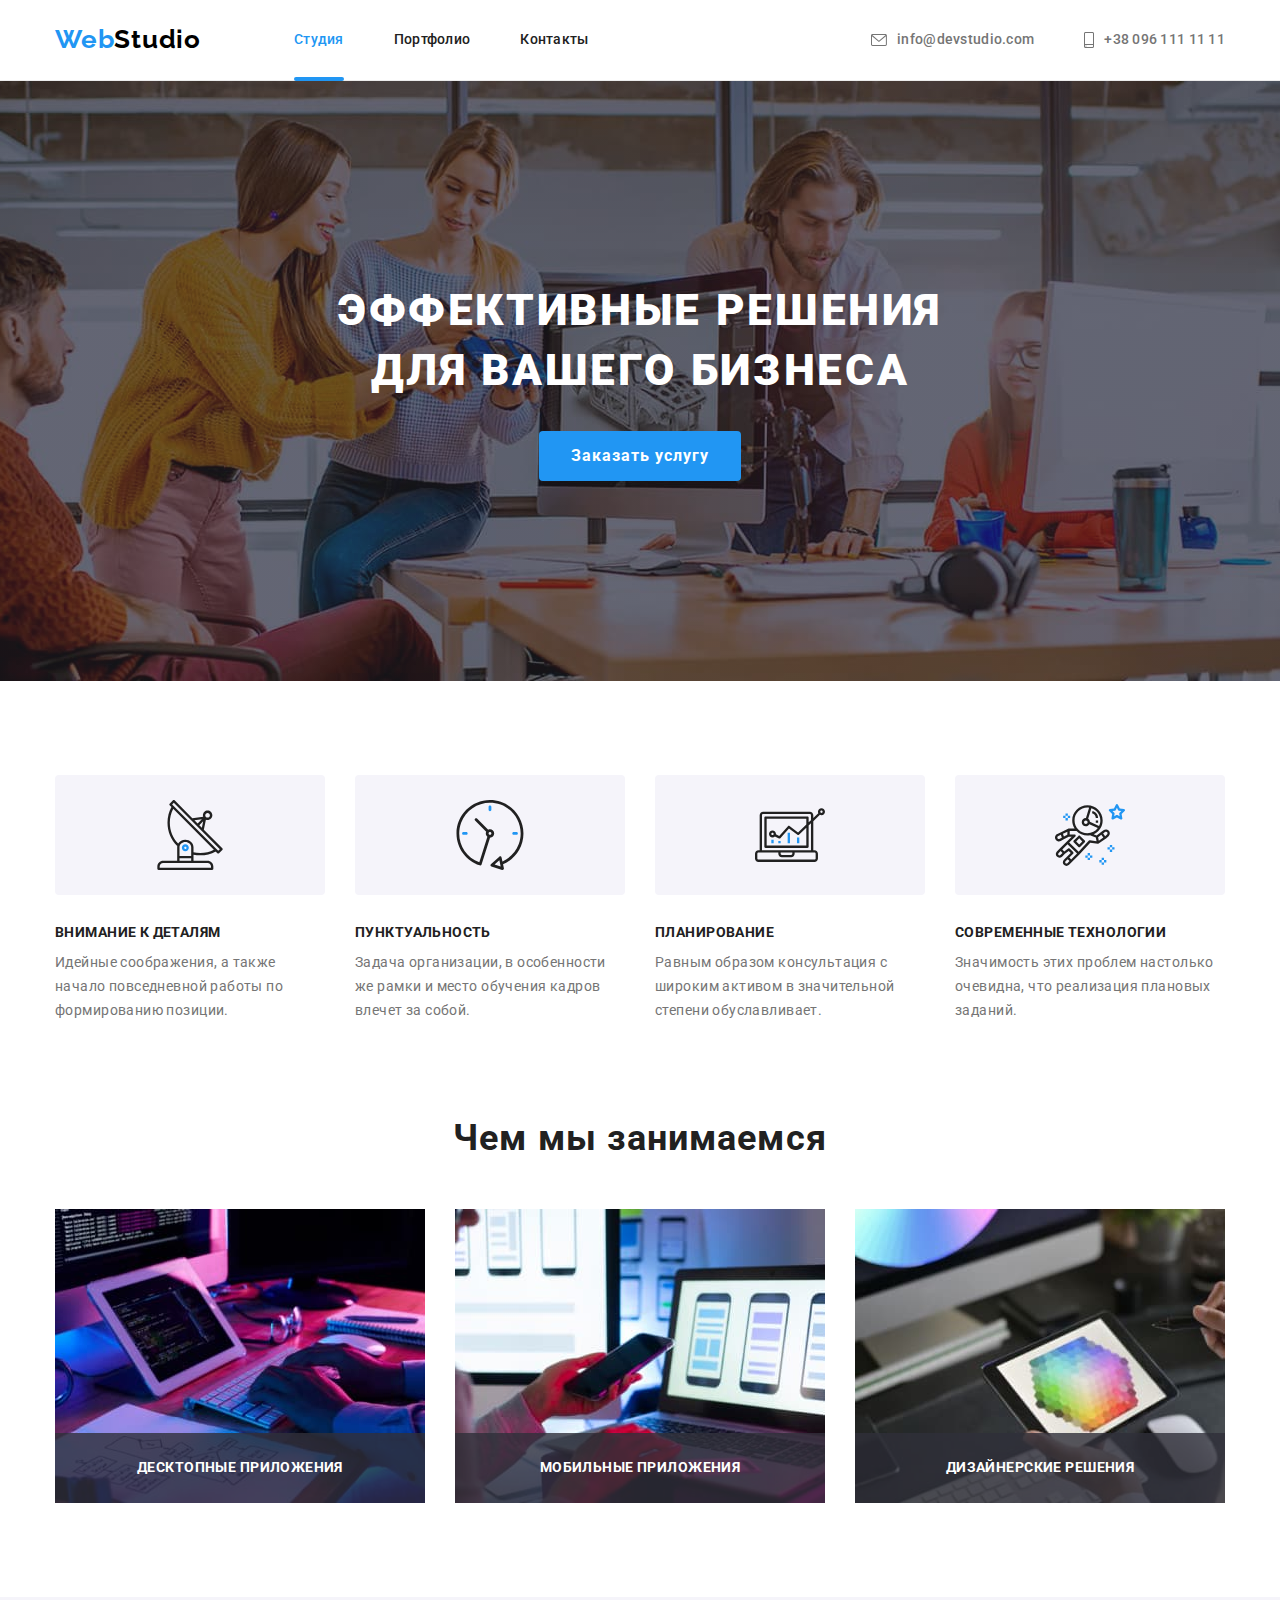
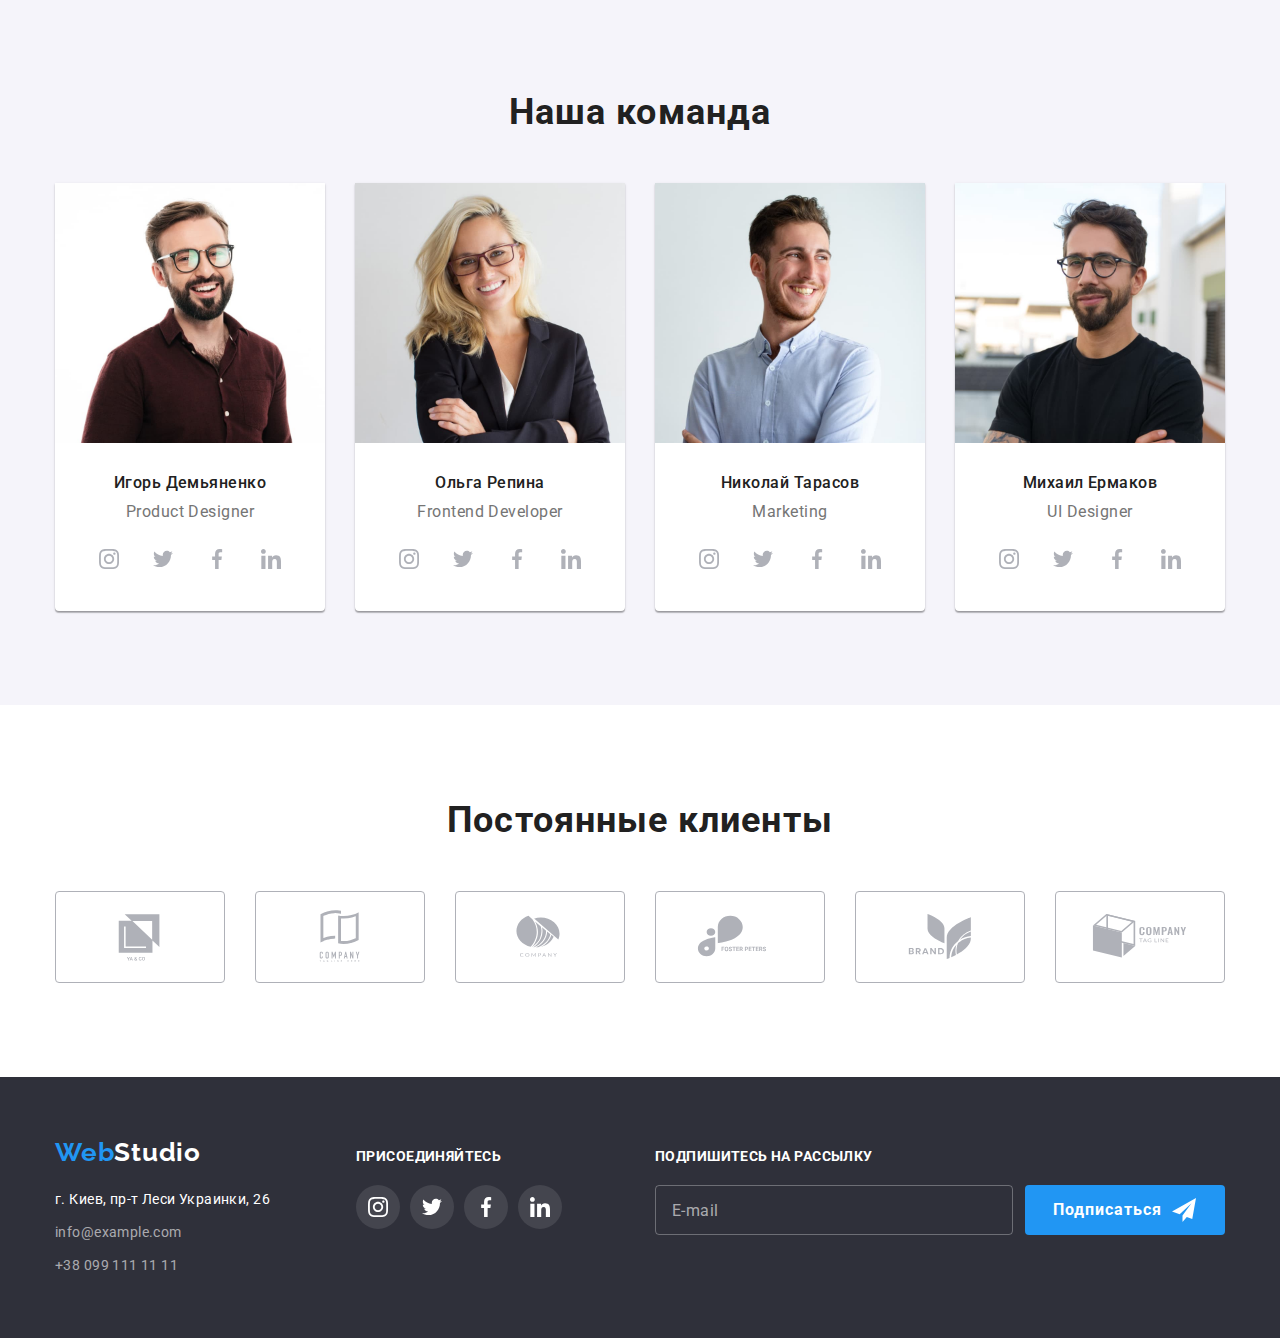
<file: index.html>
<!DOCTYPE html>
<html lang="ru">
  <head>
    <meta charset="UTF-8" />
    <meta http-equiv="X-UA-Compatible" content="IE=edge" />
    <meta name="viewport" content="width=device-width, initial-scale=1.0" />
    <title>Студия</title>
    <link rel="preconnect" href="https://fonts.googleapis.com" />
    <link rel="preconnect" href="https://fonts.gstatic.com" crossorigin />
    <link
      href="https://fonts.googleapis.com/css2?family=Raleway:wght@700&family=Roboto:wght@400;500;700;900&display=swap"
      rel="stylesheet"
    />
    <link
      rel="stylesheet"
      href="https://cdnjs.cloudflare.com/ajax/libs/modern-normalize/1.0.0/modern-normalize.min.css"
    />
    <link rel="stylesheet" href="./css/main.min.css" />
  </head>
  <body>
    <header class="header">
      <div class="container header__container">
        <nav class="navigation">
          <a class="logo" href="./index.html"
            >Web<span class="logo_black">Studio</span></a
          >
          <ul class="nav-list header__nav-list">
            <li class="nav-list__item">
              <a
                class="nav-list__link nav-list__link_current"
                href="./index.html"
                >Студия</a
              >
            </li>
            <li class="nav-list__item">
              <a class="nav-list__link" href="./portfolio.html">Портфолио</a>
            </li>
            <li class="nav-list__item">
              <a class="nav-list__link" href="">Контакты</a>
            </li>
          </ul>
        </nav>
        <ul class="contact-list">
          <li class="contact-list__item">
            <a class="contact-list__link" href="mailto:info@devstudio.com">
              <svg class="contact-list__icon" width="16px" height="12px">
                <use href="./images/sprite.svg#envelope"></use></svg
              >info@devstudio.com</a
            >
          </li>
          <li class="contact-list__item">
            <a class="contact-list__link" href="tel:+380961111111"
              ><svg class="contact-list__icon" width="10px" height="16px">
                <use href="./images/sprite.svg#smartphone"></use></svg
              >+38 096 111 11 11</a
            >
          </li>
        </ul>
      </div>
    </header>
    <main>
      <!-- hero section-->
      <section class="hero">
        <div class="container">
          <h1 class="hero__title">Эффективные решения для вашего бизнеса</h1>
          <button class="button hero__button" data-modal-open type="button">
            Заказать услугу
          </button>
        </div>
      </section>
      <!-- peculiarities -->
      <section class="section">
        <div class="container">
          <h2 class="visually-hidden">Особенности</h2>
          <ul class="peculiarities-list">
            <li class="peculiarities-list__item">
              <div class="peculiarities-list__icon-container">
                <svg class="peculiarities-list__icon" width="70" height="70">
                  <use href="./images/sprite.svg#antenna"></use>
                </svg>
              </div>

              <h3 class="peculiarities-list__title">Внимание к деталям</h3>
              <p class="peculiarities-list__text">
                Идейные соображения, а также начало повседневной работы по
                формированию позиции.
              </p>
            </li>
            <li class="peculiarities-list__item">
              <div class="peculiarities-list__icon-container">
                <svg class="peculiarities-list__icon" width="70" height="70">
                  <use href="./images/sprite.svg#clock"></use>
                </svg>
              </div>
              <h3 class="peculiarities-list__title">Пунктуальность</h3>
              <p class="peculiarities-list__text">
                Задача организации, в особенности же рамки и место обучения
                кадров влечет за собой.
              </p>
            </li>
            <li class="peculiarities-list__item">
              <div class="peculiarities-list__icon-container">
                <svg class="peculiarities-list__icon" width="70" height="70">
                  <use href="./images/sprite.svg#diagram"></use>
                </svg>
              </div>
              <h3 class="peculiarities-list__title">Планирование</h3>
              <p class="peculiarities-list__text">
                Равным образом консультация с широким активом в значительной
                степени обуславливает.
              </p>
            </li>
            <li class="peculiarities-list__item">
              <div class="peculiarities-list__icon-container">
                <svg class="peculiarities-list__icon" width="70" height="70">
                  <use href="./images/sprite.svg#astronaut"></use>
                </svg>
              </div>
              <h3 class="peculiarities-list__title">Современные технологии</h3>
              <p class="peculiarities-list__text">
                Значимость этих проблем настолько очевидна, что реализация
                плановых заданий.
              </p>
            </li>
          </ul>
        </div>
      </section>
      <!-- what we do -->
      <section class="section section__no-padding-top">
        <div class="container">
          <h2 class="section__title">Чем мы занимаемся</h2>
          <ul class="occupation-list">
            <li class="occupation-list__item">
              <div class="occupation-list__container">
                <img
                  src="./images/img1.jpg"
                  alt="руки печатают код"
                  width="370"
                  height="294"
                />
                <p class="occupation-list__text">Десктопные приложения</p>
              </div>
            </li>
            <li class="occupation-list__item">
              <div class="occupation-list__container">
                <img
                  src="./images/img2.jpg"
                  alt="выбор макета для адаптивного сайта"
                  width="370"
                  height="294"
                />
                <p class="occupation-list__text">Мобильные приложения</p>
              </div>
            </li>
            <li class="occupation-list__item">
              <div class="occupation-list__container">
                <img
                  src="./images/img3.jpg"
                  alt="цветовая палитра на планшете"
                  width="370"
                  height="294"
                />
                <p class="occupation-list__text">Дизайнерские решения</p>
              </div>
            </li>
          </ul>
        </div>
      </section>
      <!-- our team -->
      <section class="team-section section section__secondary-bg">
        <div class="container">
          <h2 class="section__title">Наша команда</h2>
          <ul class="team-list">
            <li class="team-list__item">
              <img
                src="./images/person1.jpg"
                alt="мужчина в очках широко улыбается"
                width="270"
                height="260"
              />
              <div class="team-list__container">
                <h3 class="team-list__title">Игорь Демьяненко</h3>
                <p class="team-list__text">Product Designer</p>
                <ul class="socials">
                  <li class="socials__item">
                    <a class="socials__link socials__link_theme_light" href="">
                      <svg
                        class="socials__icon_theme_light"
                        width="20"
                        height="20"
                      >
                        <use href="./images/sprite.svg#instagram"></use>
                      </svg>
                    </a>
                  </li>
                  <li class="socials__item">
                    <a class="socials__link socials__link_theme_light" href=""
                      ><svg
                        class="socials__icon_theme_light"
                        width="20"
                        height="20"
                      >
                        <use href="./images/sprite.svg#twitter"></use></svg
                    ></a>
                  </li>
                  <li class="socials__item">
                    <a class="socials__link socials__link_theme_light" href=""
                      ><svg
                        class="socials__icon_theme_light"
                        width="20"
                        height="20"
                      >
                        <use href="./images/sprite.svg#facebook"></use></svg
                    ></a>
                  </li>
                  <li class="socials__item">
                    <a class="socials__link socials__link_theme_light" href=""
                      ><svg
                        class="socials__icon_theme_light"
                        width="20"
                        height="20"
                      >
                        <use href="./images/sprite.svg#linkedin"></use></svg
                    ></a>
                  </li>
                </ul>
              </div>
            </li>
            <li class="team-list__item">
              <img
                src="./images/person2.jpg"
                alt="женщина в очках широко улыбается"
                width="270"
                height="260"
              />
              <div class="team-list__container">
                <h3 class="team-list__title">Ольга Репина</h3>
                <p class="team-list__text">Frontend Developer</p>
                <ul class="socials">
                  <li class="socials__item">
                    <a class="socials__link socials__link_theme_light" href="">
                      <svg
                        class="socials__icon_theme_light"
                        width="20"
                        height="20"
                      >
                        <use href="./images/sprite.svg#instagram"></use>
                      </svg>
                    </a>
                  </li>
                  <li class="socials__item">
                    <a class="socials__link socials__link_theme_light" href=""
                      ><svg
                        class="socials__icon_theme_light"
                        width="20"
                        height="20"
                      >
                        <use href="./images/sprite.svg#twitter"></use></svg
                    ></a>
                  </li>
                  <li class="socials__item">
                    <a class="socials__link socials__link_theme_light" href=""
                      ><svg
                        class="socials__icon_theme_light"
                        width="20"
                        height="20"
                      >
                        <use href="./images/sprite.svg#facebook"></use></svg
                    ></a>
                  </li>
                  <li class="socials__item">
                    <a class="socials__link socials__link_theme_light" href=""
                      ><svg
                        class="socials__icon_theme_light"
                        width="20"
                        height="20"
                      >
                        <use href="./images/sprite.svg#linkedin"></use></svg
                    ></a>
                  </li>
                </ul>
              </div>
            </li>
            <li class="team-list__item">
              <img
                src="./images/person3.jpg"
                alt="мужчина широко улыбается"
                width="270"
                height="260"
              />
              <div class="team-list__container">
                <h3 class="team-list__title">Николай Тарасов</h3>
                <p class="team-list__text">Marketing</p>
                <ul class="socials">
                  <li class="socials__item">
                    <a class="socials__link socials__link_theme_light" href="">
                      <svg
                        class="socials__icon_theme_light"
                        width="20"
                        height="20"
                      >
                        <use href="./images/sprite.svg#instagram"></use>
                      </svg>
                    </a>
                  </li>
                  <li class="socials__item">
                    <a class="socials__link socials__link_theme_light" href=""
                      ><svg
                        class="socials__icon_theme_light"
                        width="20"
                        height="20"
                      >
                        <use href="./images/sprite.svg#twitter"></use></svg
                    ></a>
                  </li>
                  <li class="socials__item">
                    <a class="socials__link socials__link_theme_light" href=""
                      ><svg
                        class="socials__icon_theme_light"
                        width="20"
                        height="20"
                      >
                        <use href="./images/sprite.svg#facebook"></use></svg
                    ></a>
                  </li>
                  <li class="socials__item">
                    <a class="socials__link socials__link_theme_light" href=""
                      ><svg
                        class="socials__icon_theme_light"
                        width="20"
                        height="20"
                      >
                        <use href="./images/sprite.svg#linkedin"></use></svg
                    ></a>
                  </li>
                </ul>
              </div>
            </li>
            <li class="team-list__item">
              <img
                src="./images/person4.jpg"
                alt="мужчина в очках улыбается"
                width="270"
                height="260"
              />
              <div class="team-list__container">
                <h3 class="team-list__title">Михаил Ермаков</h3>
                <p class="team-list__text">UI Designer</p>
                <ul class="socials">
                  <li class="socials__item">
                    <a class="socials__link socials__link_theme_light" href="">
                      <svg
                        class="socials__icon_theme_light"
                        width="20"
                        height="20"
                      >
                        <use href="./images/sprite.svg#instagram"></use>
                      </svg>
                    </a>
                  </li>
                  <li class="socials__item">
                    <a class="socials__link socials__link_theme_light" href=""
                      ><svg
                        class="socials__icon_theme_light"
                        width="20"
                        height="20"
                      >
                        <use href="./images/sprite.svg#twitter"></use></svg
                    ></a>
                  </li>
                  <li class="socials__item">
                    <a class="socials__link socials__link_theme_light" href=""
                      ><svg
                        class="socials__icon_theme_light"
                        width="20"
                        height="20"
                      >
                        <use href="./images/sprite.svg#facebook"></use></svg
                    ></a>
                  </li>
                  <li class="socials__item">
                    <a class="socials__link socials__link_theme_light" href=""
                      ><svg
                        class="socials__icon_theme_light"
                        width="20"
                        height="20"
                      >
                        <use href="./images/sprite.svg#linkedin"></use></svg
                    ></a>
                  </li>
                </ul>
              </div>
            </li>
          </ul>
        </div>
      </section>
      <!-- clients -->
      <section class="section">
        <div class="container">
          <h2 class="section__title">Постоянные клиенты</h2>
          <ul class="clients-list">
            <li class="clients-list__item">
              <a class="clients-list__link" href=""
                ><svg class="clients-list__logo" width="106" height="60">
                  <use href="./images/sprite.svg#client-logo1"></use></svg
              ></a>
            </li>
            <li class="clients-list__item">
              <a class="clients-list__link" href=""
                ><svg class="clients-list__logo" width="106" height="60">
                  <use href="./images/sprite.svg#client-logo2"></use></svg
              ></a>
            </li>
            <li class="clients-list__item">
              <a class="clients-list__link" href=""
                ><svg class="clients-list__logo" width="106" height="60">
                  <use href="./images/sprite.svg#client-logo3"></use></svg
              ></a>
            </li>
            <li class="clients-list__item">
              <a class="clients-list__link" href=""
                ><svg class="clients-list__logo" width="106" height="60">
                  <use href="./images/sprite.svg#client-logo4"></use></svg
              ></a>
            </li>
            <li class="clients-list__item">
              <a class="clients-list__link" href=""
                ><svg class="clients-list__logo" width="106" height="60">
                  <use href="./images/sprite.svg#client-logo5"></use></svg
              ></a>
            </li>
            <li class="clients-list__item">
              <a class="clients-list__link" href=""
                ><svg class="clients-list__logo" width="106" height="60">
                  <use href="./images/sprite.svg#client-logo6"></use></svg
              ></a>
            </li>
          </ul>
        </div>
      </section>
    </main>
    <footer class="footer">
      <div class="container container-flex">
        <div class="footer-contact-part">
          <a class="logo" href="./index.html"
            >Web<span class="logo_white">Studio</span>
          </a>
          <address class="contacts">
            <ul class="contacts__list">
              <li class="contacts__item">
                <a
                  class="contacts__link contacts__post-address"
                  href="https://goo.gl/maps/yZt3j3XsbeH96AAz7"
                  target="_blank"
                  rel="noopener noreferrer"
                  >г. Киев, пр-т Леси Украинки, 26</a
                >
              </li>
              <li class="contacts__item">
                <a class="contacts__link" href="mailto:info@example.com"
                  >info@example.com</a
                >
              </li>
              <li class="contacts__item">
                <a class="contacts__link" href="tel:+380991111111"
                  >+38 099 111 11 11</a
                >
              </li>
            </ul>
          </address>
        </div>
        <div class="footer-social-part">
          <p class="footer__title">присоединяйтесь</p>
          <ul class="socials">
            <li class="socials__item">
              <a class="socials__link socials__link_theme_dark" href="">
                <svg class="socials__icon_theme_dark" width="20" height="20">
                  <use href="./images/sprite.svg#instagram"></use>
                </svg>
              </a>
            </li>
            <li class="socials__item">
              <a class="socials__link socials__link_theme_dark" href="">
                <svg class="socials__icon_theme_dark" width="20" height="20">
                  <use href="./images/sprite.svg#twitter"></use>
                </svg>
              </a>
            </li>
            <li class="socials__item">
              <a class="socials__link socials__link_theme_dark" href="">
                <svg class="socials__icon_theme_dark" width="20" height="20">
                  <use href="./images/sprite.svg#facebook"></use>
                </svg>
              </a>
            </li>
            <li class="socials__item">
              <a class="socials__link socials__link_theme_dark" href="">
                <svg class="socials__icon_theme_dark" width="20" height="20">
                  <use href="./images/sprite.svg#linkedin"></use>
                </svg>
              </a>
            </li>
          </ul>
        </div>
        <div class="footer-subscribe-part">
          <p class="footer__title">Подпишитесь на рассылку</p>
          <form class="subcription-form">
            <input
              class="subscription-form__input"
              type="email"
              name="email-for-subscription"
              placeholder="E-mail"
              required
            /><button class="button subscription-form__button" type="submit">
              Подписаться
              <svg class="subscription-form__icon" width="24" height="24">
                <use href="./images/sprite.svg#plane"></use>
              </svg>
            </button>
          </form>
        </div>
      </div>
    </footer>
    <div class="backdrop is-hidden" data-modal>
      <div class="modal">
        <button class="modal__close-btn" data-modal-close type="button">
          <svg class="modal__icon" width="18" height="18">
            <use href="./images/sprite.svg#modal-button-close"></use>
          </svg>
        </button>
        <form class="contact-form">
          <p class="contact-form__title">
            Оставьте свои данные, мы вам перезвоним
          </p>

          <label class="contact-form__field">
            <span class="contact-form__label-text">Имя</span>
            <span class="contact-form__input-container">
              <input
                class="contact-form__input"
                type="text"
                name="user-name"
                required />
              <svg class="contact-form__icon" width="18" height="18">
                <use href="./images/sprite.svg#modal-person"></use></svg></span
          ></label>

          <label class="contact-form__field">
            <span class="contact-form__label-text">Телефон</span>
            <span class="contact-form__input-container">
              <input
                class="contact-form__input"
                type="tel"
                name="user-phone-number"
                required
              /><svg class="contact-form__icon" width="18" height="18">
                <use href="./images/sprite.svg#modal-phone"></use>
              </svg>
            </span>
          </label>

          <label class="contact-form__field">
            <span class="contact-form__label-text">Почта</span>
            <span class="contact-form__input-container">
              <input
                class="contact-form__input"
                type="email"
                name="user-email"
                required
              /><svg class="contact-form__icon" width="18" height="18">
                <use href="./images/sprite.svg#modal-email"></use>
              </svg>
            </span>
          </label>

          <label class="contact-form__textarea-field">
            <span class="contact-form__label-text">Комментарий</span
            ><textarea
              class="contact-form__textarea"
              name="user-comment"
              placeholder="Введите текст"
            ></textarea>
          </label>

          <label class="contact-form__agreement-field">
            <input
              class="contact-form__checkbox visually-hidden"
              type="checkbox"
              name="checkbox"
              required
            />
            <svg class="contact-form__icon-checkbox" width="16" height="15">
              <use href="./images/sprite.svg#icon-check"></use></svg
            >Соглашаюсь с рассылкой и принимаю&nbsp;
            <a class="contact-form__agreement-link" href=""
              >Условия договора</a
            ></label
          >

          <button class="button contact-form__send-btn" type="submit">
            Отправить
          </button>
        </form>
      </div>
    </div>
    <script src="./js/modal.js"></script>
  </body>
</html>
</file>
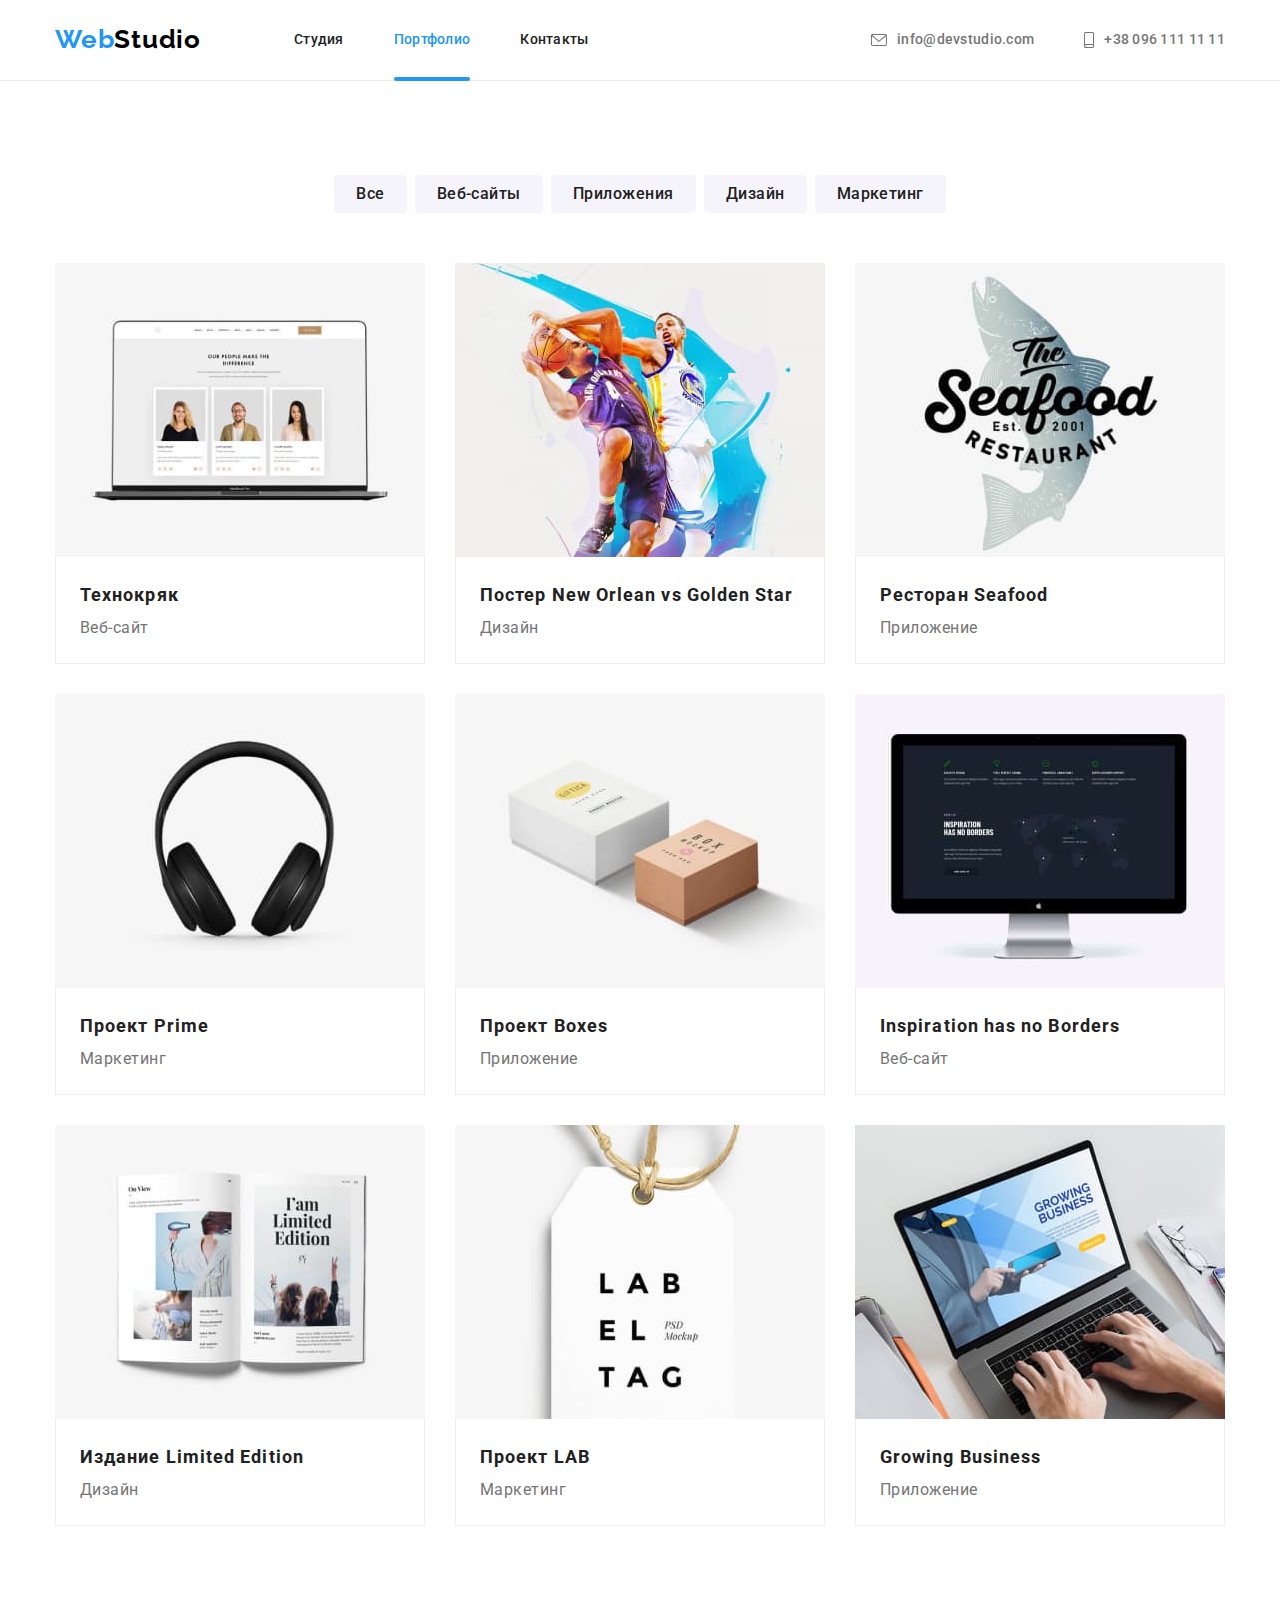
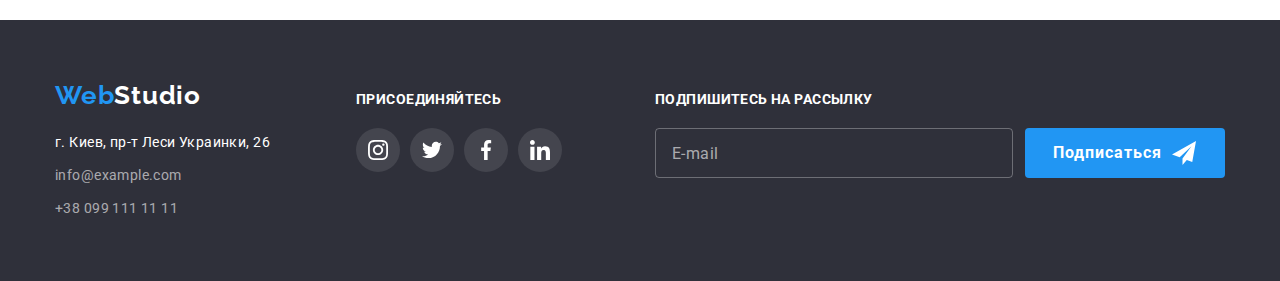
<file: portfolio.html>
<!DOCTYPE html>
<html lang="ru">
  <head>
    <meta charset="UTF-8" />
    <meta http-equiv="X-UA-Compatible" content="IE=edge" />
    <meta name="viewport" content="width=device-width, initial-scale=1.0" />
    <title>Портфолио</title>
    <link rel="preconnect" href="https://fonts.googleapis.com" />
    <link rel="preconnect" href="https://fonts.gstatic.com" crossorigin />
    <link
      href="https://fonts.googleapis.com/css2?family=Raleway:wght@700&family=Roboto:wght@400;500;700;900&display=swap"
      rel="stylesheet"
    />
    <link
      rel="stylesheet"
      href="https://cdnjs.cloudflare.com/ajax/libs/modern-normalize/1.0.0/modern-normalize.min.css"
    />
    <link rel="stylesheet" href="./css/main.min.css" />
  </head>
  <body>
    <header class="header">
      <div class="container header__container">
        <nav class="navigation">
          <a class="logo" href="./index.html"
            >Web<span class="logo_black">Studio</span></a
          >
          <ul class="nav-list header__nav-list">
            <li class="nav-list__item">
              <a class="nav-list__link" href="./index.html">Студия</a>
            </li>
            <li class="nav-list__item">
              <a
                class="nav-list__link nav-list__link_current"
                href="./portfolio.html"
                >Портфолио</a
              >
            </li>
            <li class="nav-list__item">
              <a class="nav-list__link" href="">Контакты</a>
            </li>
          </ul>
        </nav>
        <ul class="contact-list">
          <li class="contact-list__item">
            <a class="contact-list__link" href="mailto:info@devstudio.com">
              <svg class="contact-list__icon" width="16px" height="12px">
                <use href="./images/sprite.svg#envelope"></use></svg
              >info@devstudio.com</a
            >
          </li>
          <li class="contact-list__item">
            <a class="contact-list__link" href="tel:+380961111111"
              ><svg class="contact-list__icon" width="10px" height="16px">
                <use href="./images/sprite.svg#smartphone"></use></svg
              >+38 096 111 11 11</a
            >
          </li>
        </ul>
      </div>
    </header>
    <main>
      <section class="section">
        <div class="container">
          <h1 class="visually-hidden">Наши работы</h1>
          <ul class="filter-menu">
            <li class="filter-menu__item">
              <button class="filter-menu__button" type="button">Все</button>
            </li>
            <li class="filter-menu__item">
              <button class="filter-menu__button" type="button">
                Веб-сайты
              </button>
            </li>
            <li class="filter-menu__item">
              <button class="filter-menu__button" type="button">
                Приложения
              </button>
            </li>
            <li class="filter-menu__item">
              <button class="filter-menu__button" type="button">Дизайн</button>
            </li>
            <li class="filter-menu__item">
              <button class="filter-menu__button" type="button">
                Маркетинг
              </button>
            </li>
          </ul>
          <ul class="portfolio-list">
            <li class="portfolio-list__item">
              <a class="project" href=""
                ><div class="project__container">
                  <img
                    src="./images/portfolio1.jpg"
                    alt="лаптоп"
                    width="370"
                    height="294"
                  />
                  <p class="project__text">
                    Ресурс предлагает комплексные предложения с разным уровнем
                    функционала и сервисов. Все это позволит посетителю получить
                    исчерпывающие сведения о компании или частном лице.
                  </p>
                </div>
                <div class="project__meta">
                  <h2 class="project__title">Технокряк</h2>
                  <p class="project__type">Веб-сайт</p>
                </div></a
              >
            </li>
            <li class="portfolio-list__item">
              <a class="project" href="">
                <div class="project__container">
                  <img
                    src="./images/portfolio2.jpg"
                    alt="баскетболисты"
                    width="370"
                    height="294"
                  />
                  <p class="project__text">
                    Ресурс предлагает комплексные предложения с разным уровнем
                    функционала и сервисов. Все это позволит посетителю получить
                    исчерпывающие сведения о компании или частном лице.
                  </p>
                </div>
                <div class="project__meta">
                  <h2 class="project__title">
                    Постер New Orlean vs Golden Star
                  </h2>
                  <p class="project__type">Дизайн</p>
                </div></a
              >
            </li>
            <li class="portfolio-list__item">
              <a class="project" href="">
                <div class="project__container">
                  <img
                    src="./images/portfolio3.jpg"
                    alt="логотип ресторана"
                    width="370"
                    height="294"
                  />
                  <p class="project__text">
                    Ресурс предлагает комплексные предложения с разным уровнем
                    функционала и сервисов. Все это позволит посетителю получить
                    исчерпывающие сведения о компании или частном лице.
                  </p>
                </div>
                <div class="project__meta">
                  <h2 class="project__title">Ресторан Seafood</h2>
                  <p class="project__type">Приложение</p>
                </div></a
              >
            </li>
            <li class="portfolio-list__item">
              <a class="project" href=""
                ><div class="project__container">
                  <img
                    src="./images/portfolio4.jpg"
                    alt="наушники"
                    width="370"
                    height="294"
                  />
                  <p class="project__text">
                    Ресурс предлагает комплексные предложения с разным уровнем
                    функционала и сервисов. Все это позволит посетителю получить
                    исчерпывающие сведения о компании или частном лице.
                  </p>
                </div>
                <div class="project__meta">
                  <h2 class="project__title">Проект Prime</h2>
                  <p class="project__type">Маркетинг</p>
                </div></a
              >
            </li>
            <li class="portfolio-list__item">
              <a class="project" href=""
                ><div class="project__container">
                  <img
                    src="./images/portfolio5.jpg"
                    alt="белая и бежевая коробки"
                    width="370"
                    height="294"
                  />
                  <p class="project__text">
                    Ресурс предлагает комплексные предложения с разным уровнем
                    функционала и сервисов. Все это позволит посетителю получить
                    исчерпывающие сведения о компании или частном лице.
                  </p>
                </div>
                <div class="project__meta">
                  <h2 class="project__title">Проект Boxes</h2>
                  <p class="project__type">Приложение</p>
                </div></a
              >
            </li>
            <li class="portfolio-list__item">
              <a class="project" href=""
                ><div class="project__container">
                  <img
                    src="./images/portfolio6.jpg"
                    alt="монитор"
                    width="370"
                    height="294"
                  />
                  <p class="project__text">
                    Ресурс предлагает комплексные предложения с разным уровнем
                    функционала и сервисов. Все это позволит посетителю получить
                    исчерпывающие сведения о компании или частном лице.
                  </p>
                </div>
                <div class="project__meta">
                  <h2 class="project__title">Inspiration has no Borders</h2>
                  <p class="project__type">Веб-сайт</p>
                </div></a
              >
            </li>
            <li class="portfolio-list__item">
              <a class="project" href=""
                ><div class="project__container">
                  <img
                    src="./images/portfolio7.jpg"
                    alt="журнал"
                    width="370"
                    height="294"
                  />
                  <p class="project__text">
                    Ресурс предлагает комплексные предложения с разным уровнем
                    функционала и сервисов. Все это позволит посетителю получить
                    исчерпывающие сведения о компании или частном лице.
                  </p>
                </div>
                <div class="project__meta">
                  <h2 class="project__title">Издание Limited Edition</h2>
                  <p class="project__type">Дизайн</p>
                </div></a
              >
            </li>
            <li class="portfolio-list__item">
              <a class="project" href=""
                ><div class="project__container">
                  <img
                    src="./images/portfolio8.jpg"
                    alt="этикетка"
                    width="370"
                    height="294"
                  />
                  <p class="project__text">
                    Ресурс предлагает комплексные предложения с разным уровнем
                    функционала и сервисов. Все это позволит посетителю получить
                    исчерпывающие сведения о компании или частном лице.
                  </p>
                </div>
                <div class="project__meta">
                  <h2 class="project__title">Проект LAB</h2>
                  <p class="project__type">Маркетинг</p>
                </div></a
              >
            </li>
            <li class="portfolio-list__item">
              <a class="project" href=""
                ><div class="project__container">
                  <img
                    src="./images/portfolio9.jpg"
                    alt="руки на клавиатуре лаптопа"
                    width="370"
                    height="294"
                  />
                  <p class="project__text">
                    Ресурс предлагает комплексные предложения с разным уровнем
                    функционала и сервисов. Все это позволит посетителю получить
                    исчерпывающие сведения о компании или частном лице.
                  </p>
                </div>
                <div class="project__meta">
                  <h2 class="project__title">Growing Business</h2>
                  <p class="project__type">Приложение</p>
                </div></a
              >
            </li>
          </ul>
        </div>
      </section>
    </main>
    <footer class="footer">
      <div class="container container-flex">
        <div class="footer-contact-part">
          <a class="logo" href="./index.html"
            >Web<span class="logo_white">Studio</span>
          </a>
          <address class="contacts">
            <ul class="contacts__list">
              <li class="contacts__item">
                <a
                  class="contacts__link contacts__post-address"
                  href="https://goo.gl/maps/yZt3j3XsbeH96AAz7"
                  target="_blank"
                  rel="noopener noreferrer"
                  >г. Киев, пр-т Леси Украинки, 26</a
                >
              </li>
              <li class="contacts__item">
                <a class="contacts__link" href="mailto:info@example.com"
                  >info@example.com</a
                >
              </li>
              <li class="contacts__item">
                <a class="contacts__link" href="tel:+380991111111"
                  >+38 099 111 11 11</a
                >
              </li>
            </ul>
          </address>
        </div>
        <div class="footer-social-part">
          <p class="footer__title">присоединяйтесь</p>
          <ul class="socials">
            <li class="socials__item">
              <a class="socials__link socials__link_theme_dark" href="">
                <svg class="socials__icon_theme_dark" width="20" height="20">
                  <use href="./images/sprite.svg#instagram"></use>
                </svg>
              </a>
            </li>
            <li class="socials__item">
              <a class="socials__link socials__link_theme_dark" href="">
                <svg class="socials__icon_theme_dark" width="20" height="20">
                  <use href="./images/sprite.svg#twitter"></use>
                </svg>
              </a>
            </li>
            <li class="socials__item">
              <a class="socials__link socials__link_theme_dark" href="">
                <svg class="socials__icon_theme_dark" width="20" height="20">
                  <use href="./images/sprite.svg#facebook"></use>
                </svg>
              </a>
            </li>
            <li class="socials__item">
              <a class="socials__link socials__link_theme_dark" href="">
                <svg class="socials__icon_theme_dark" width="20" height="20">
                  <use href="./images/sprite.svg#linkedin"></use>
                </svg>
              </a>
            </li>
          </ul>
        </div>
        <div class="footer-subscribe-part">
          <p class="footer__title">Подпишитесь на рассылку</p>
          <form class="subcription-form">
            <input
              class="subscription-form__input"
              type="email"
              name="email-for-subscription"
              placeholder="E-mail"
              required
            /><button class="button subscription-form__button" type="submit">
              Подписаться
              <svg class="subscription-form__icon" width="24" height="24">
                <use href="./images/sprite.svg#plane"></use>
              </svg>
            </button>
          </form>
        </div>
      </div>
    </footer>
  </body>
</html>
</file>
<file: css/main.min.css>
:root{--primary-color: #757575;--secondary-color: #212121;--accent-color: #2196f3;--bg-color: #ffffff;--transition-data: 250ms cubic-bezier(0.4, 0, 0.2, 1)}.visually-hidden{position:absolute;width:1px;height:1px;margin:-1px;border:0;padding:0;white-space:nowrap;clip-path:inset(100%);clip:rect(0 0 0 0);overflow:hidden}body{font-family:"Roboto",sans-serif;color:var(--primary-color);background-color:var(--bg-color)}ul{padding:0;margin:0;list-style:none}h1,h2,h3,h4,h5,h6,p{margin:0}img{max-width:100%;height:auto;display:block}.container{width:1200px;padding-left:15px;padding-right:15px;margin:0 auto}.section{padding-top:94px;padding-bottom:94px}.section__no-padding-top{padding-top:0}.section__secondary-bg{background-color:#f5f4fa}.section__title{margin-bottom:50px;font-weight:700;font-size:36px;line-height:1.17;letter-spacing:.03em;text-align:center;color:var(--secondary-color)}.header{border-bottom:1px solid #ececec}.header__container,.navigation{display:flex;align-items:center}.nav-list{display:flex}.header__nav-list{margin-left:93px}.nav-list__item+.nav-list__item{margin-left:50px}.nav-list__link{padding:32px 0;display:block;text-decoration:none;font-weight:500;font-size:14px;line-height:1.14;letter-spacing:.02em;color:var(--secondary-color);transition:color var(--transition-data)}.nav-list__link:hover,.nav-list__link:focus{color:var(--accent-color)}.nav-list__link_current{position:relative;color:var(--accent-color)}.nav-list__link_current::after{content:"";display:block;position:absolute;bottom:-1px;left:0;width:100%;height:4px;border-radius:2px;background-color:var(--accent-color)}.contact-list{display:flex;margin-left:auto}.contact-list__item:not(:last-child){margin-right:50px}.contact-list__link{display:flex;align-items:center;text-decoration:none;font-weight:500;font-size:14px;line-height:1.14;letter-spacing:.02em;color:var(--primary-color);transition:color var(--transition-data)}.contact-list__link:hover,.contact-list__link:focus{color:var(--accent-color)}.contact-list__icon{margin-right:10px;fill:var(--primary-color);transition:fill var(--transition-data)}.contact-list__link:hover .contact-list__icon,.contact-list__link:focus .contact-list__icon{fill:var(--accent-color)}.hero{padding-top:200px;padding-bottom:200px;background-color:#2f303a;text-align:center;max-width:1600px;height:600px;margin:0 auto;background-image:linear-gradient(rgba(47, 48, 58, 0.4), rgba(47, 48, 58, 0.4)),url(../images/hero-bg.jpg);background-repeat:no-repeat;background-size:cover;background-position:center}.hero__title{margin:0 auto 30px auto;width:696px;font-weight:900;font-size:44px;line-height:1.36;letter-spacing:.06em;text-transform:uppercase;color:var(--bg-color)}.hero__button{padding:10px 32px;transition:background-color var(--transition-data)}.hero__button:hover,.hero__button:focus{background-color:#188ce8}.peculiarities-list{display:flex;flex-wrap:wrap}.peculiarities-list__item{width:270px}.peculiarities-list__item:not(:nth-child(4n)){margin-right:30px}.peculiarities-list__icon-container{display:flex;align-items:center;justify-content:center;width:270px;height:120px;margin-bottom:30px;background:#f5f4fa;border-radius:4px}.peculiarities-list__title{margin-bottom:10px;font-weight:700;font-size:14px;line-height:1.14;letter-spacing:.03em;text-transform:uppercase;color:var(--secondary-color)}.peculiarities-list__text{font-size:14px;line-height:1.71;letter-spacing:.03em}.occupation-list{display:flex}.occupation-list__item:not(:last-child){margin-right:30px}.occupation-list__container{position:relative}.occupation-list__text{position:absolute;bottom:0;display:flex;align-items:center;justify-content:center;width:100%;height:70px;font-weight:700;font-size:14px;line-height:1.14;letter-spacing:.03em;text-transform:uppercase;color:var(--bg-color);background-color:rgba(47,48,58,.8)}.team-list{display:flex}.team-list__item{background-color:var(--bg-color);border-radius:0px 0px 4px 4px;box-shadow:0px 1px 3px rgba(0,0,0,.12),0px 1px 1px rgba(0,0,0,.14),0px 2px 1px rgba(0,0,0,.2)}.team-list__item:not(:nth-child(4n)){margin-right:30px}.team-list__container{padding-top:30px;padding-bottom:30px}.team-list__title,.team-list__text{font-size:16px;line-height:1.19;letter-spacing:.03em;text-align:center}.team-list__title{margin-bottom:10px;font-weight:500;color:var(--secondary-color)}.team-list__text{margin-bottom:16px}.clients-list{display:flex;justify-content:center}.clients-list__item{width:170px;height:92px}.clients-list__item:not(:nth-child(6n)){margin-right:30px}.clients-list__link{display:flex;align-items:center;justify-content:center;width:100%;height:100%;border:1px solid #afb1b8;border-radius:4px;transition:border var(--transition-data)}.clients-list__link:hover,.clients-list__link:focus{border:1px solid var(--accent-color)}.clients-list__logo{fill:#afb1b8;transition:fill var(--transition-data)}.clients-list__link:hover .clients-list__logo,.clients-list__link:focus .clients-list__logo{fill:var(--accent-color)}.footer{padding-top:60px;padding-bottom:60px;background-color:#2f303a}.container-flex{display:flex;align-items:baseline}.footer-contact-part{margin-right:70px;flex-grow:1}.contacts{margin-top:20px;font-style:inherit}.contacts__item:not(:last-child){margin-bottom:9px}.contacts__link{font-size:14px;line-height:1.71;letter-spacing:.03em;color:rgba(255,255,255,.6);text-decoration:none;transition:color var(--transition-data)}.contacts__link:hover,.contacts__link:focus{color:var(--accent-color)}.contacts__post-address{color:var(--bg-color)}.footer__title{font-weight:700;margin-bottom:20px;font-size:14px;line-height:1.14;letter-spacing:.03em;text-transform:uppercase;color:var(--bg-color)}.subcription-form{display:flex;align-items:center}.subscription-form__input{width:358px;height:50px;padding:15px 16px;margin-right:12px;color:var(--bg-color);background-color:rgba(0,0,0,0);border:1px solid rgba(255,255,255,.3);border-radius:4px}.subscription-form__input::placeholder{font-size:16px;line-height:1.25;letter-spacing:.03em;color:rgba(255,255,255,.6)}.subscription-form__button{padding:10px 28px;display:flex;align-items:center;transition:background-color var(--transition-data)}.subscription-form__button:hover,.subscription-form__button:focus{background-color:#188ce8}.subscription-form__icon{margin-left:10px}.filter-menu{margin-bottom:50px;display:flex;justify-content:center}.filter-menu__item:not(:last-child){margin-right:8px}.filter-menu__button{padding:6px 22px;border:none;font-weight:500;font-size:16px;line-height:1.62;letter-spacing:.03em;color:var(--secondary-color);background-color:#f5f4fa;cursor:pointer;border-radius:4px;transition:box-shadow var(--transition-data),background-color var(--transition-data),color var(--transition-data)}.filter-menu__button:hover,.filter-menu__button:focus{box-shadow:0px 3px 1px rgba(0,0,0,.1),0px 1px 2px rgba(0,0,0,.08),0px 2px 2px rgba(0,0,0,.12);background-color:var(--accent-color);color:var(--bg-color)}.portfolio-list{display:flex;flex-wrap:wrap}.portfolio-list__item{width:calc((100% - 60px)/3)}.portfolio-list__item:not(:nth-child(3n)){margin-right:30px}.portfolio-list__item:not(:nth-last-child(-n+3)){margin-bottom:30px}.backdrop{position:fixed;top:0;left:0;width:100%;height:100%;background:rgba(0,0,0,.2);transition:opacity var(--transition-data),visibility var(--transition-data)}.backdrop.is-hidden{visibility:hidden;opacity:0;pointer-events:none}.modal{position:absolute;top:50%;left:50%;transform:translate(-50%, -50%) scale(1);min-width:528px;min-height:581px;background:var(--bg-color);box-shadow:0px 1px 3px rgba(0,0,0,.12),0px 1px 1px rgba(0,0,0,.14),0px 2px 1px rgba(0,0,0,.2);border-radius:4px;transition:translate var(--transition-data) scale var(--transition-data)}.backdrop.is-hidden .modal{transform:translate(-30%, -30%) scale(0.7)}.modal__close-btn{position:absolute;right:8px;top:8px;width:30px;height:30px;padding:0;display:flex;align-items:center;justify-content:center;border-radius:50%;border:1px solid rgba(0,0,0,.1);background:rgba(0,0,0,0);cursor:pointer}.modal__icon{transition:fill var(--transition-data)}.modal__close-btn:hover .modal__icon,.modal__close-btn:focus .modal__icon{fill:var(--accent-color)}.contact-form{display:flex;flex-direction:column;width:528px;padding:40px}.contact-form__title{margin-bottom:12px;font-weight:700;font-size:20px;line-height:1.15;letter-spacing:.03em;text-align:center;color:var(--secondary-color)}.contact-form__field{margin-bottom:10px}.contact-form__label-text{display:block;margin-bottom:4px;font-size:12px;line-height:1.17;letter-spacing:.01em}.contact-form__input-container{position:relative;display:block}.contact-form__input{padding-left:42px;width:100%;height:40px;border:1px solid rgba(33,33,33,.2);border-radius:4px;transition:border-color var(--transition-data),cursor var(--transition-data)}.contact-form__input:hover,.contact-form__input:focus{outline:none;border:1px solid var(--accent-color);cursor:pointer}.contact-form__icon{cursor:pointer;position:absolute;top:50%;left:12px;transform:translateY(-50%);fill:var(--secondary-color);transition:fill var(--transition-data)}.contact-form__input:hover+.contact-form__icon,.contact-form__input:focus+.contact-form__icon{fill:var(--accent-color)}.contact-form__textarea-field{margin-bottom:20px}.contact-form__textarea{display:block;width:100%;height:120px;padding:12px 16px;resize:none;border:1px solid rgba(33,33,33,.2);border-radius:4px;transition:border-color var(--transition-data)}.contact-form__textarea:hover,.contact-form__textarea:focus{outline:none;border-color:var(--accent-color)}.contact-form__textarea::placeholder{font-size:12px;line-height:1.17;letter-spacing:.01em;color:rgba(117,117,117,.5)}.contact-form__agreement-field{display:flex;justify-content:center;align-items:center;flex-wrap:wrap;margin-bottom:30px;font-size:14px;line-height:1.71;letter-spacing:.03em}.contact-form__icon-checkbox{fill:rgba(0,0,0,0);border:2px solid var(--secondary-color);border-radius:4px;cursor:pointer;margin-right:7px;transition:border var(--transition-data),fill var(--transition-data)}.contact-form__checkbox:focus+.contact-form__icon-checkbox{border:1px solid var(--accent-color)}.contact-form__checkbox:checked+.contact-form__icon-checkbox{fill:var(--accent-color);border:none}.contact-form__agreement-link{color:var(--accent-color)}.contact-form__send-btn{align-self:center;padding:10px 56px;transition:background-color var(--transition-data),box-shadow var(--transition-data)}.contact-form__send-btn:hover,.contact-form__send-btn:focus{background-color:#188ce8;box-shadow:0px 4px 4px rgba(0,0,0,.15)}.button{min-width:200px;border:none;font-weight:700;font-size:16px;line-height:1.88;letter-spacing:.06em;color:var(--bg-color);background-color:var(--accent-color);cursor:pointer;border-radius:4px}.socials{display:flex;justify-content:center}.socials__item{width:44px;height:44px}.socials__item:not(:last-child){margin-right:10px}.socials__link{display:flex;align-items:center;justify-content:center;width:100%;height:100%;border-radius:50%;transition:background-color var(--transition-data)}.socials__link_theme_light{background-color:var(--bg-color)}.socials__link_theme_light:hover,.socials__link_theme_light:focus{background-color:var(--accent-color)}.socials__link_theme_dark{background-color:rgba(255,255,255,.1)}.socials__link_theme_dark:hover,.socials__link_theme_dark:focus{background-color:var(--accent-color)}.socials__icon_theme_light{fill:#afb1b8;transition:fill var(--transition-data)}.socials__link:hover .socials__icon_theme_light,.socials__link:focus .socials__icon_theme_light{fill:var(--bg-color)}.socials__icon_theme_dark{fill:var(--bg-color)}.footer-social-part{margin-right:93px}.logo{text-decoration:none;font-family:"Raleway",sans-serif;font-weight:700;font-size:26px;line-height:1.2;letter-spacing:.03em;color:var(--accent-color)}.logo_black{color:#000}.logo_white{color:var(--bg-color)}.project{display:block;color:inherit;text-decoration:none;transition:box-shadow var(--transition-data)}.project:hover,.project:focus{box-shadow:0px 1px 1px rgba(0,0,0,.12),0px 4px 4px rgba(0,0,0,.06),1px 4px 6px rgba(0,0,0,.16)}.project__container{position:relative;overflow:hidden}.project__container::before{display:block;position:absolute;content:"";width:100%;height:100%;background:rgba(33,150,243,.9);transform:translateY(100%);transition:transform var(--transition-data)}.project:hover .project__container::before,.project:focus .project__container::before{transform:translateY(0)}.project__text{position:absolute;bottom:-100%;padding:63px 24px;font-size:18px;line-height:1.56;letter-spacing:.03em;color:var(--bg-color);transition:bottom var(--transition-data)}.project:hover .project__text,.project:focus .project__text{bottom:0;opacity:1}.project__meta{padding:20px 24px;border:1px solid #eee;border-top:0}.project__title{font-weight:700;font-size:18px;line-height:2;letter-spacing:.06em;color:var(--secondary-color)}.project__type{font-size:16px;line-height:1.88;letter-spacing:.03em}/*# sourceMappingURL=main.min.css.map */
</file>
